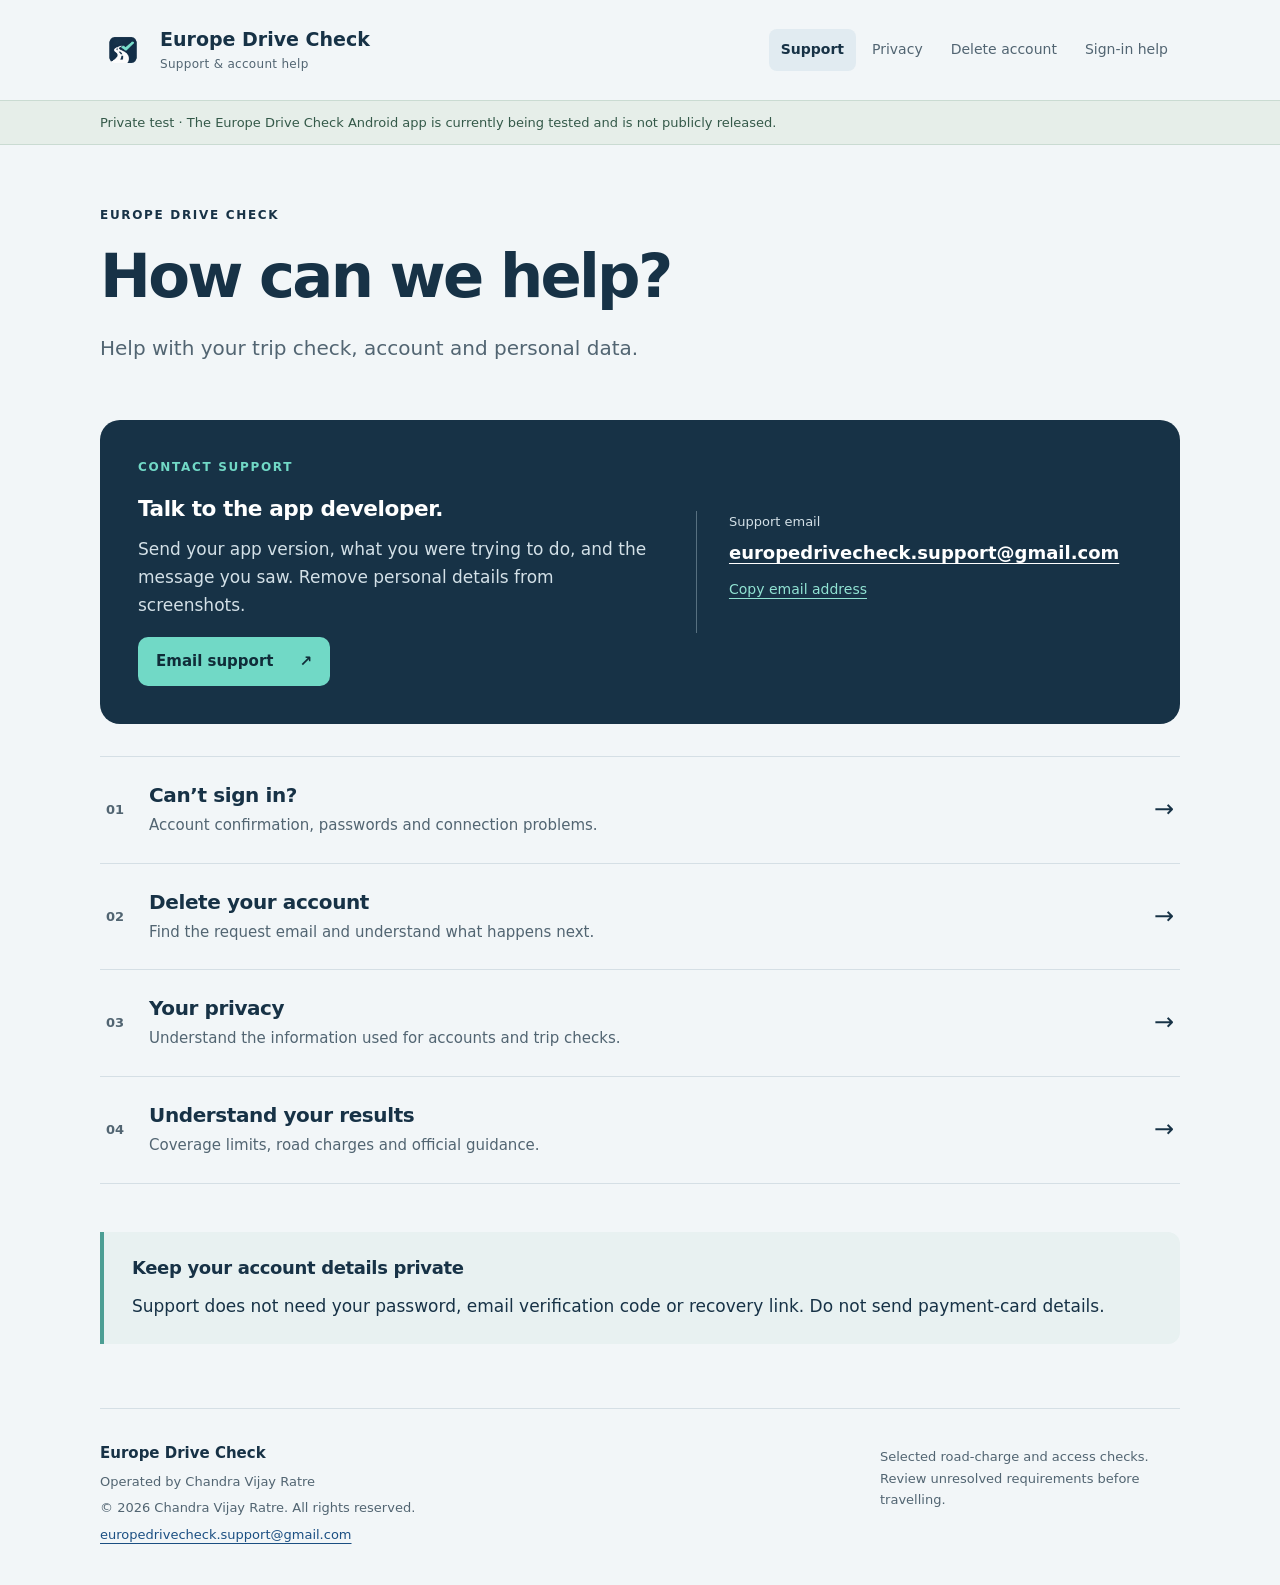
<file: index.html>
<!doctype html>
<html lang="en"><head><meta charset="utf-8"><meta name="viewport" content="width=device-width, initial-scale=1"><meta name="referrer" content="no-referrer"><meta name="robots" content="noindex,nofollow"><meta name="description" content="Help with your trip check, account and personal data."><title>How can we help? · Europe Drive Check</title><link rel="icon" href="assets/logo.png"><link rel="stylesheet" href="assets/style.css"><script src="assets/site.js" defer></script></head>
<body><a class="skip" href="#main">Skip to content</a><header class="shell"><a class="brand" href="index.html"><img src="assets/logo.png" width="46" height="46" alt=""><span>Europe Drive Check<small>Support &amp; account help</small></span></a><nav aria-label="Main navigation"><a href="index.html" aria-current="page">Support</a><a href="privacy.html">Privacy</a><a href="delete-account.html">Delete account</a><a href="account-help.html">Sign-in help</a></nav></header>
<div class="preview"><div class="shell">Private test · The Europe Drive Check Android app is currently being tested and is not publicly released.</div></div>
<main class="shell" id="main"><section class="intro"><p class="eyebrow">EUROPE DRIVE CHECK</p><h1>How can we help?</h1><p class="lead">Help with your trip check, account and personal data.</p></section>
<section class="contact"><div><p class="eyebrow">CONTACT SUPPORT</p><h2>Talk to the app developer.</h2><p>Send your app version, what you were trying to do, and the message you saw. Remove personal details from screenshots.</p><a class="button primary" href="mailto:europedrivecheck.support@gmail.com?subject=Europe%20Drive%20Check%20support">Email support <span aria-hidden="true">↗</span></a></div><div class="contact-detail"><span>Support email</span><a href="mailto:europedrivecheck.support@gmail.com">europedrivecheck.support@gmail.com</a><button type="button" class="text-button" data-copy="europedrivecheck.support@gmail.com">Copy email address</button><p class="copy-status" aria-live="polite"></p></div></section>
<section class="help-list" aria-label="Help topics"><a href="account-help.html"><span class="number">01</span><div><h2>Can’t sign in?</h2><p>Account confirmation, passwords and connection problems.</p></div><span aria-hidden="true">→</span></a><a href="delete-account.html"><span class="number">02</span><div><h2>Delete your account</h2><p>Find the request email and understand what happens next.</p></div><span aria-hidden="true">→</span></a><a href="privacy.html"><span class="number">03</span><div><h2>Your privacy</h2><p>Understand the information used for accounts and trip checks.</p></div><span aria-hidden="true">→</span></a><a href="coverage.html"><span class="number">04</span><div><h2>Understand your results</h2><p>Coverage limits, road charges and official guidance.</p></div><span aria-hidden="true">→</span></a></section>
<aside class="note"><h2>Keep your account details private</h2><p>Support does not need your password, email verification code or recovery link. Do not send payment-card details.</p></aside></main>
<footer class="shell"><div><strong>Europe Drive Check</strong><p>Operated by Chandra Vijay Ratre</p><p>© 2026 Chandra Vijay Ratre. All rights reserved.</p><a href="mailto:europedrivecheck.support@gmail.com">europedrivecheck.support@gmail.com</a></div><p>Selected road-charge and access checks.<br>Review unresolved requirements before travelling.</p></footer></body></html>
</file>
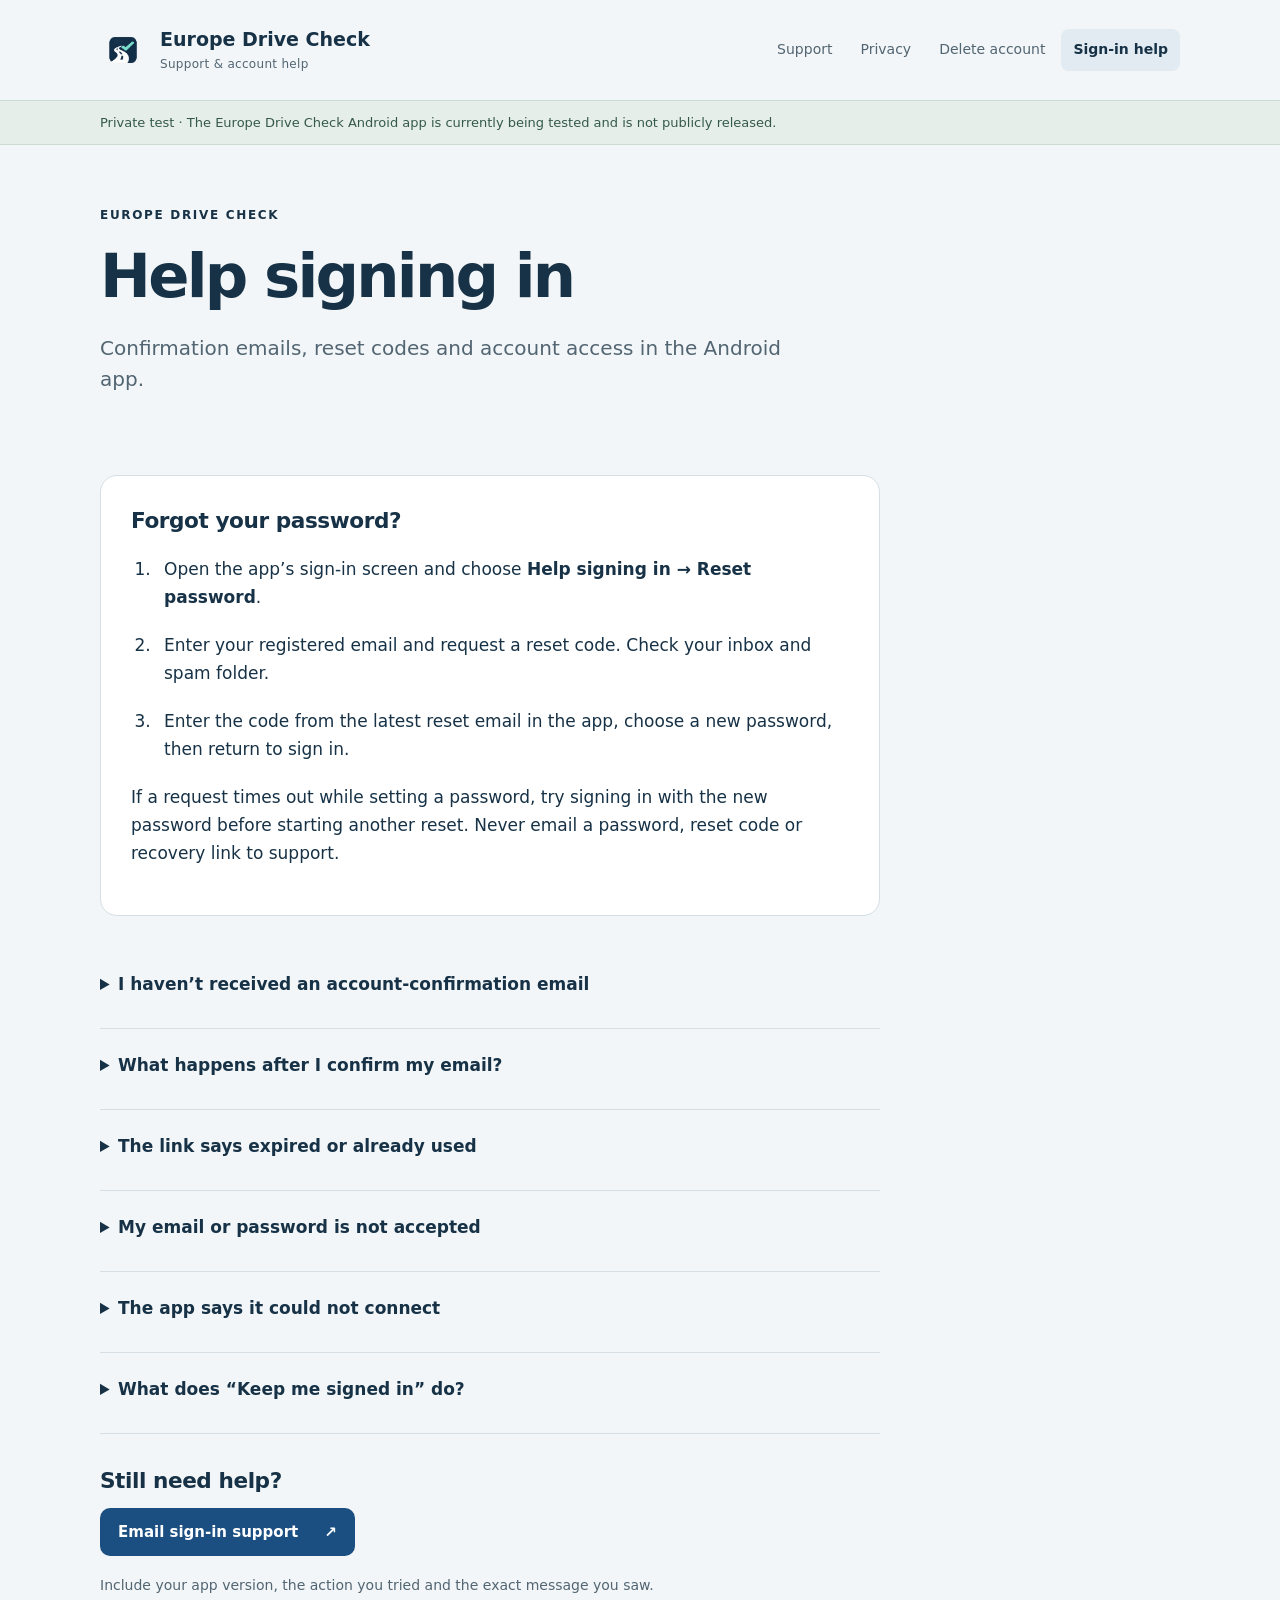
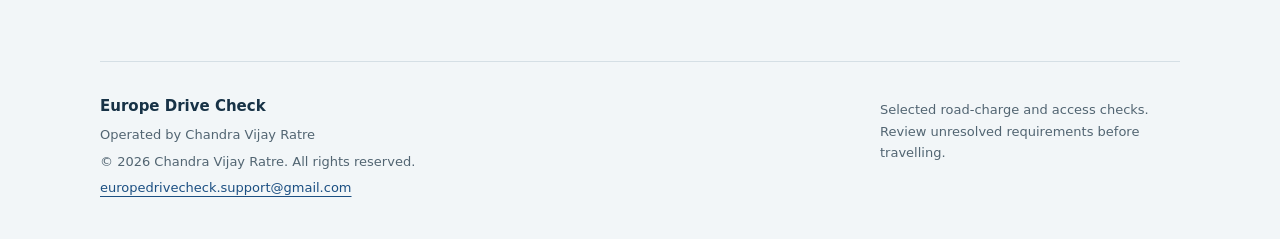
<file: account-help.html>
<!doctype html>
<html lang="en"><head><meta charset="utf-8"><meta name="viewport" content="width=device-width, initial-scale=1"><meta name="referrer" content="no-referrer"><meta name="robots" content="noindex,nofollow"><meta name="description" content="Confirmation emails, reset codes and account access in the Android app."><title>Help signing in · Europe Drive Check</title><link rel="icon" href="assets/logo.png"><link rel="stylesheet" href="assets/style.css"><script src="assets/site.js" defer></script></head>
<body><a class="skip" href="#main">Skip to content</a><header class="shell"><a class="brand" href="index.html"><img src="assets/logo.png" width="46" height="46" alt=""><span>Europe Drive Check<small>Support &amp; account help</small></span></a><nav aria-label="Main navigation"><a href="index.html">Support</a><a href="privacy.html">Privacy</a><a href="delete-account.html">Delete account</a><a href="account-help.html" aria-current="page">Sign-in help</a></nav></header>
<div class="preview"><div class="shell">Private test · The Europe Drive Check Android app is currently being tested and is not publicly released.</div></div>
<main class="shell" id="main"><section class="intro"><p class="eyebrow">EUROPE DRIVE CHECK</p><h1>Help signing in</h1><p class="lead">Confirmation emails, reset codes and account access in the Android app.</p></section>
<div class="reading"><section class="panel"><h2>Forgot your password?</h2><ol class="steps"><li>Open the app’s sign-in screen and choose <strong>Help signing in → Reset password</strong>.</li><li>Enter your registered email and request a reset code. Check your inbox and spam folder.</li><li>Enter the code from the latest reset email in the app, choose a new password, then return to sign in.</li></ol><p>If a request times out while setting a password, try signing in with the new password before starting another reset. Never email a password, reset code or recovery link to support.</p></section>
<section class="faq"><details><summary>I haven’t received an account-confirmation email</summary><p>Check the spelling of your email and your spam folder. Enter the account email on the app’s sign-in screen, then use <strong>Help signing in → Resend confirmation email</strong>. Use the latest message. If messages still do not arrive, contact support with the attempt time and app version.</p></details><details><summary>What happens after I confirm my email?</summary><p>The confirmation link opens the Europe Drive Check account-confirmation page. Then open the Android app and sign in using the account email and password. A direct visit to the confirmation page does not itself confirm an account.</p></details><details><summary>The link says expired or already used</summary><p>First try signing in: the email may already be confirmed. If the app still asks for confirmation, request a new confirmation message. Use the most recent email. Older emails can contain an older redirect address.</p></details><details><summary>My email or password is not accepted</summary><p>Check that you are using the registered email. Use “Show password” only when nobody else can see your screen. If you do not remember the password, use the reset-code process above. A deleted account cannot sign in.</p></details><details><summary>The app says it could not connect</summary><p>Check your connection and try again. If the problem continues, email the exact message and app version to support. Remove personal details from screenshots.</p></details><details><summary>What does “Keep me signed in” do?</summary><p>This option stores protected sign-in information on this device without saving your password. Use it on your own device and sign out before lending the phone to somebody else.</p></details></section>
<section><h2>Still need help?</h2><a class="button primary" href="mailto:europedrivecheck.support@gmail.com?subject=Europe%20Drive%20Check%20sign-in%20help">Email sign-in support <span aria-hidden="true">↗</span></a><p class="small">Include your app version, the action you tried and the exact message you saw.</p></section></div></main>
<footer class="shell"><div><strong>Europe Drive Check</strong><p>Operated by Chandra Vijay Ratre</p><p>© 2026 Chandra Vijay Ratre. All rights reserved.</p><a href="mailto:europedrivecheck.support@gmail.com">europedrivecheck.support@gmail.com</a></div><p>Selected road-charge and access checks.<br>Review unresolved requirements before travelling.</p></footer></body></html>
</file>
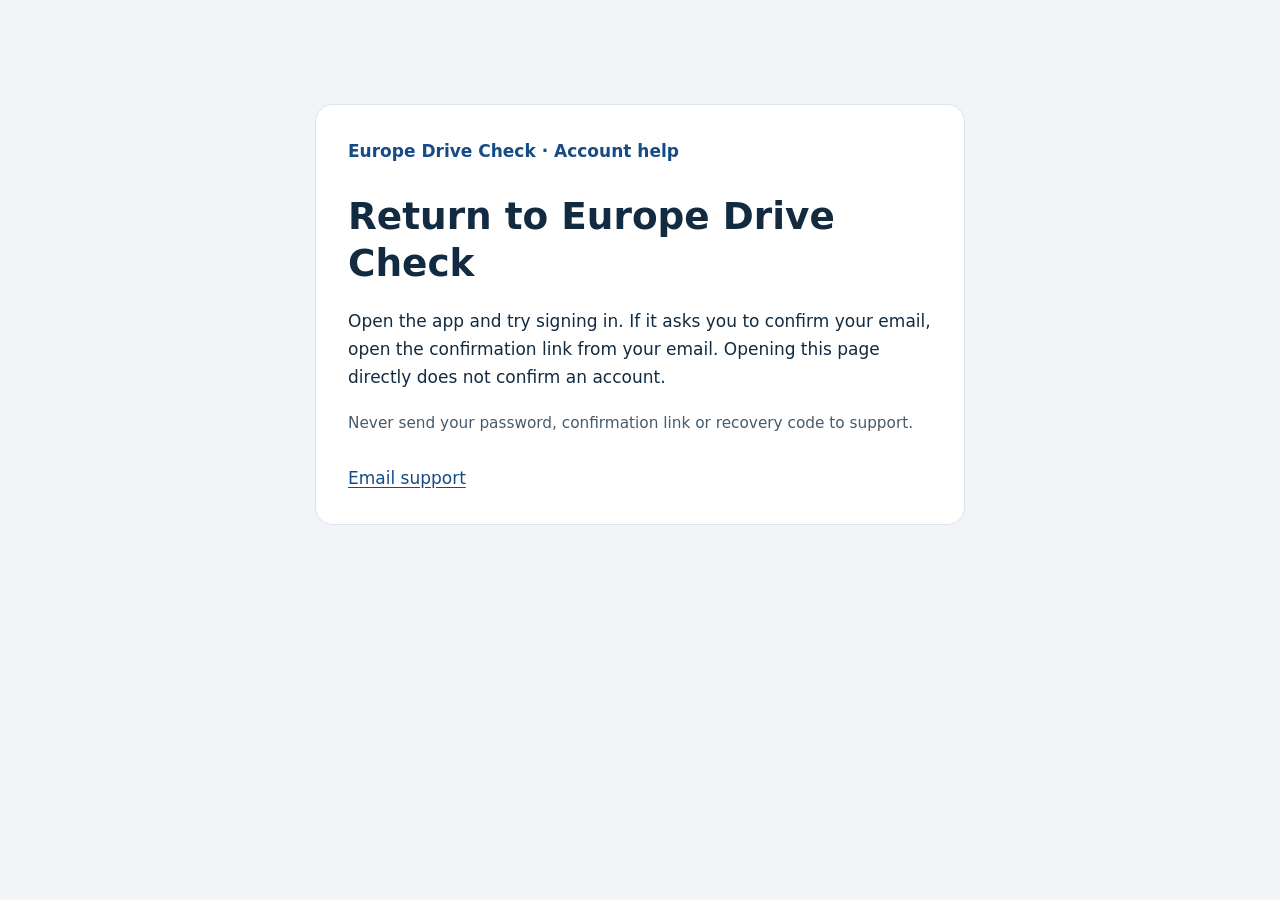
<file: auth-confirmed.html>
<!doctype html>
<html lang="en">
<head>
<meta charset="utf-8">
<meta name="viewport" content="width=device-width, initial-scale=1">
<meta name="referrer" content="no-referrer">
<meta name="robots" content="noindex,nofollow">
<meta http-equiv="Content-Security-Policy" content="default-src 'none'; script-src 'unsafe-inline'; style-src 'unsafe-inline'; base-uri 'none'; form-action 'none'">
<title>Account confirmation · Europe Drive Check</title>
<script>
(() => {
  const fragment = new URLSearchParams(location.hash.slice(1));
  const query = new URLSearchParams(location.search);
  const failed = fragment.has('error') || fragment.has('error_code') || query.has('error') || query.has('error_code');
  const confirmed = !failed && fragment.has('access_token') && ['signup', 'email'].includes(fragment.get('type'));
  // Discard tokens before showing the page. This page has no external assets,
  // analytics, network calls, session storage or automatic app sign-in.
  history.replaceState(null, '', location.pathname);
  addEventListener('DOMContentLoaded', () => {
    document.getElementById('title').textContent = failed ? 'Check your confirmation link' : confirmed ? 'Email confirmed' : 'Return to Europe Drive Check';
    document.getElementById('message').textContent = failed
      ? 'This link could not complete confirmation. It may have expired or already been used. Try signing in to the app. If it still asks for confirmation, use Help signing in → Resend confirmation email.'
      : confirmed
        ? 'Open the Europe Drive Check app and sign in with the email address and password you used to create your account.'
        : 'Open the app and try signing in. If it asks you to confirm your email, open the confirmation link from your email. Opening this page directly does not confirm an account.';
  });
})();
</script>
<style>
:root{font-family:system-ui,-apple-system,sans-serif;color:#132b40;background:#f2f5f8;font-size:17px;line-height:1.65}
body{margin:0;padding:32px 18px}main{box-sizing:border-box;max-width:650px;margin:8vh auto;padding:32px;background:white;border:1px solid #dbe3eb;border-radius:18px}
.brand{color:#164b85;font-weight:700;margin:0 0 28px}h1{font-size:clamp(1.65rem,5vw,2.2rem);line-height:1.25;margin:0 0 20px}p{margin:0 0 20px}a{color:#164b85;text-underline-offset:3px}nav{display:flex;gap:24px;flex-wrap:wrap;margin-top:28px}a:focus-visible{outline:3px solid #164b85;outline-offset:5px}.note{color:#465a6b;font-size:.9rem}
</style>
</head>
<body>
<main>
<p class="brand">Europe Drive Check · Account help</p>
<h1 id="title">Return to Europe Drive Check</h1>
<p id="message">Open the app and try signing in. If it asks you to confirm your email, open the confirmation link from your email. Opening this page directly does not confirm an account.</p>
<p class="note">Never send your password, confirmation link or recovery code to support.</p>
<nav aria-label="Help"><a href="mailto:europedrivecheck.support@gmail.com">Email support</a></nav>
</main>
</body>
</html>
</file>
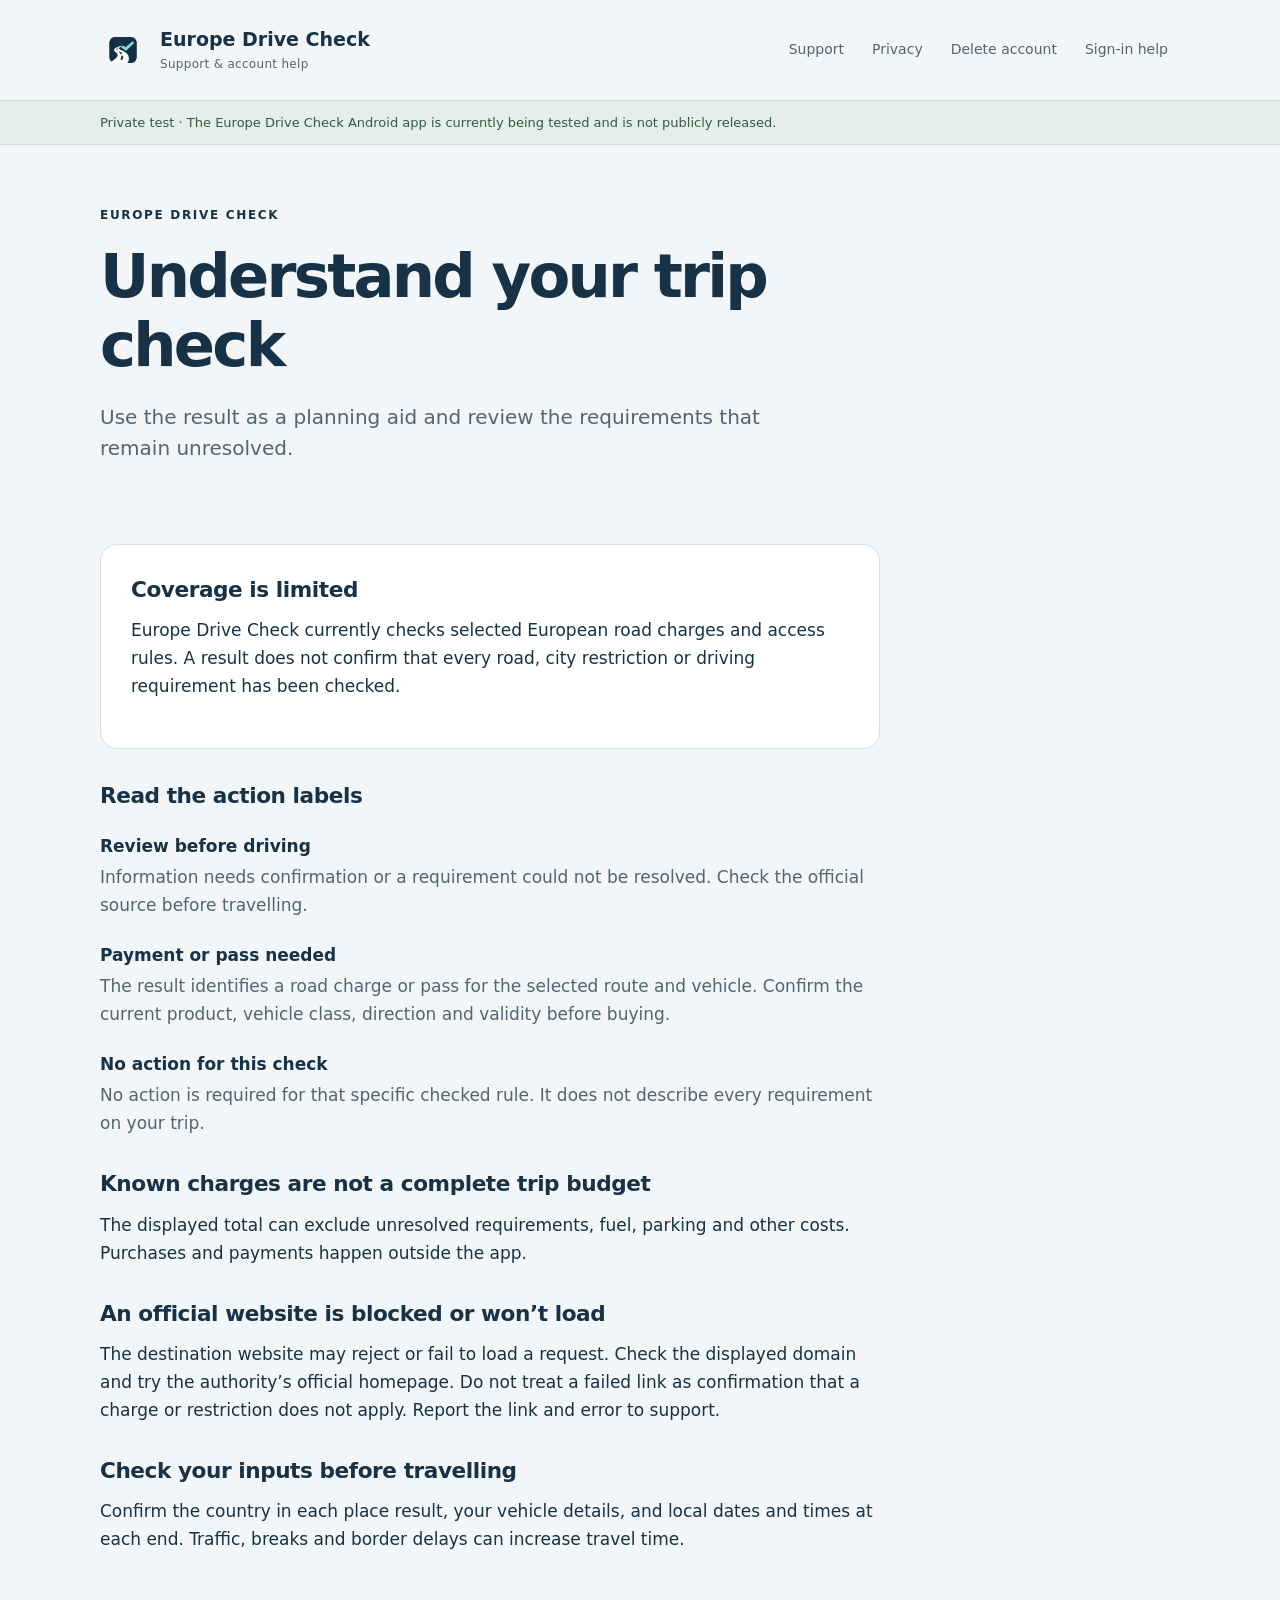
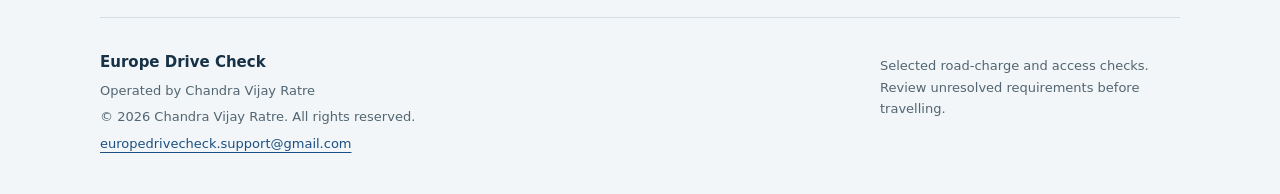
<file: coverage.html>
<!doctype html>
<html lang="en"><head><meta charset="utf-8"><meta name="viewport" content="width=device-width, initial-scale=1"><meta name="referrer" content="no-referrer"><meta name="robots" content="noindex,nofollow"><meta name="description" content="Use the result as a planning aid and review the requirements that remain unresolved."><title>Understand your trip check · Europe Drive Check</title><link rel="icon" href="assets/logo.png"><link rel="stylesheet" href="assets/style.css"><script src="assets/site.js" defer></script></head>
<body><a class="skip" href="#main">Skip to content</a><header class="shell"><a class="brand" href="index.html"><img src="assets/logo.png" width="46" height="46" alt=""><span>Europe Drive Check<small>Support &amp; account help</small></span></a><nav aria-label="Main navigation"><a href="index.html">Support</a><a href="privacy.html">Privacy</a><a href="delete-account.html">Delete account</a><a href="account-help.html">Sign-in help</a></nav></header>
<div class="preview"><div class="shell">Private test · The Europe Drive Check Android app is currently being tested and is not publicly released.</div></div>
<main class="shell" id="main"><section class="intro"><p class="eyebrow">EUROPE DRIVE CHECK</p><h1>Understand your trip check</h1><p class="lead">Use the result as a planning aid and review the requirements that remain unresolved.</p></section>
<div class="reading"><section class="panel"><h2>Coverage is limited</h2><p>Europe Drive Check currently checks selected European road charges and access rules. A result does not confirm that every road, city restriction or driving requirement has been checked.</p></section>
<section><h2>Read the action labels</h2><dl class="data-list"><dt>Review before driving</dt><dd>Information needs confirmation or a requirement could not be resolved. Check the official source before travelling.</dd><dt>Payment or pass needed</dt><dd>The result identifies a road charge or pass for the selected route and vehicle. Confirm the current product, vehicle class, direction and validity before buying.</dd><dt>No action for this check</dt><dd>No action is required for that specific checked rule. It does not describe every requirement on your trip.</dd></dl></section>
<section><h2>Known charges are not a complete trip budget</h2><p>The displayed total can exclude unresolved requirements, fuel, parking and other costs. Purchases and payments happen outside the app.</p></section>
<section><h2>An official website is blocked or won’t load</h2><p>The destination website may reject or fail to load a request. Check the displayed domain and try the authority’s official homepage. Do not treat a failed link as confirmation that a charge or restriction does not apply. Report the link and error to support.</p></section>
<section><h2>Check your inputs before travelling</h2><p>Confirm the country in each place result, your vehicle details, and local dates and times at each end. Traffic, breaks and border delays can increase travel time.</p></section></div></main>
<footer class="shell"><div><strong>Europe Drive Check</strong><p>Operated by Chandra Vijay Ratre</p><p>© 2026 Chandra Vijay Ratre. All rights reserved.</p><a href="mailto:europedrivecheck.support@gmail.com">europedrivecheck.support@gmail.com</a></div><p>Selected road-charge and access checks.<br>Review unresolved requirements before travelling.</p></footer></body></html>
</file>
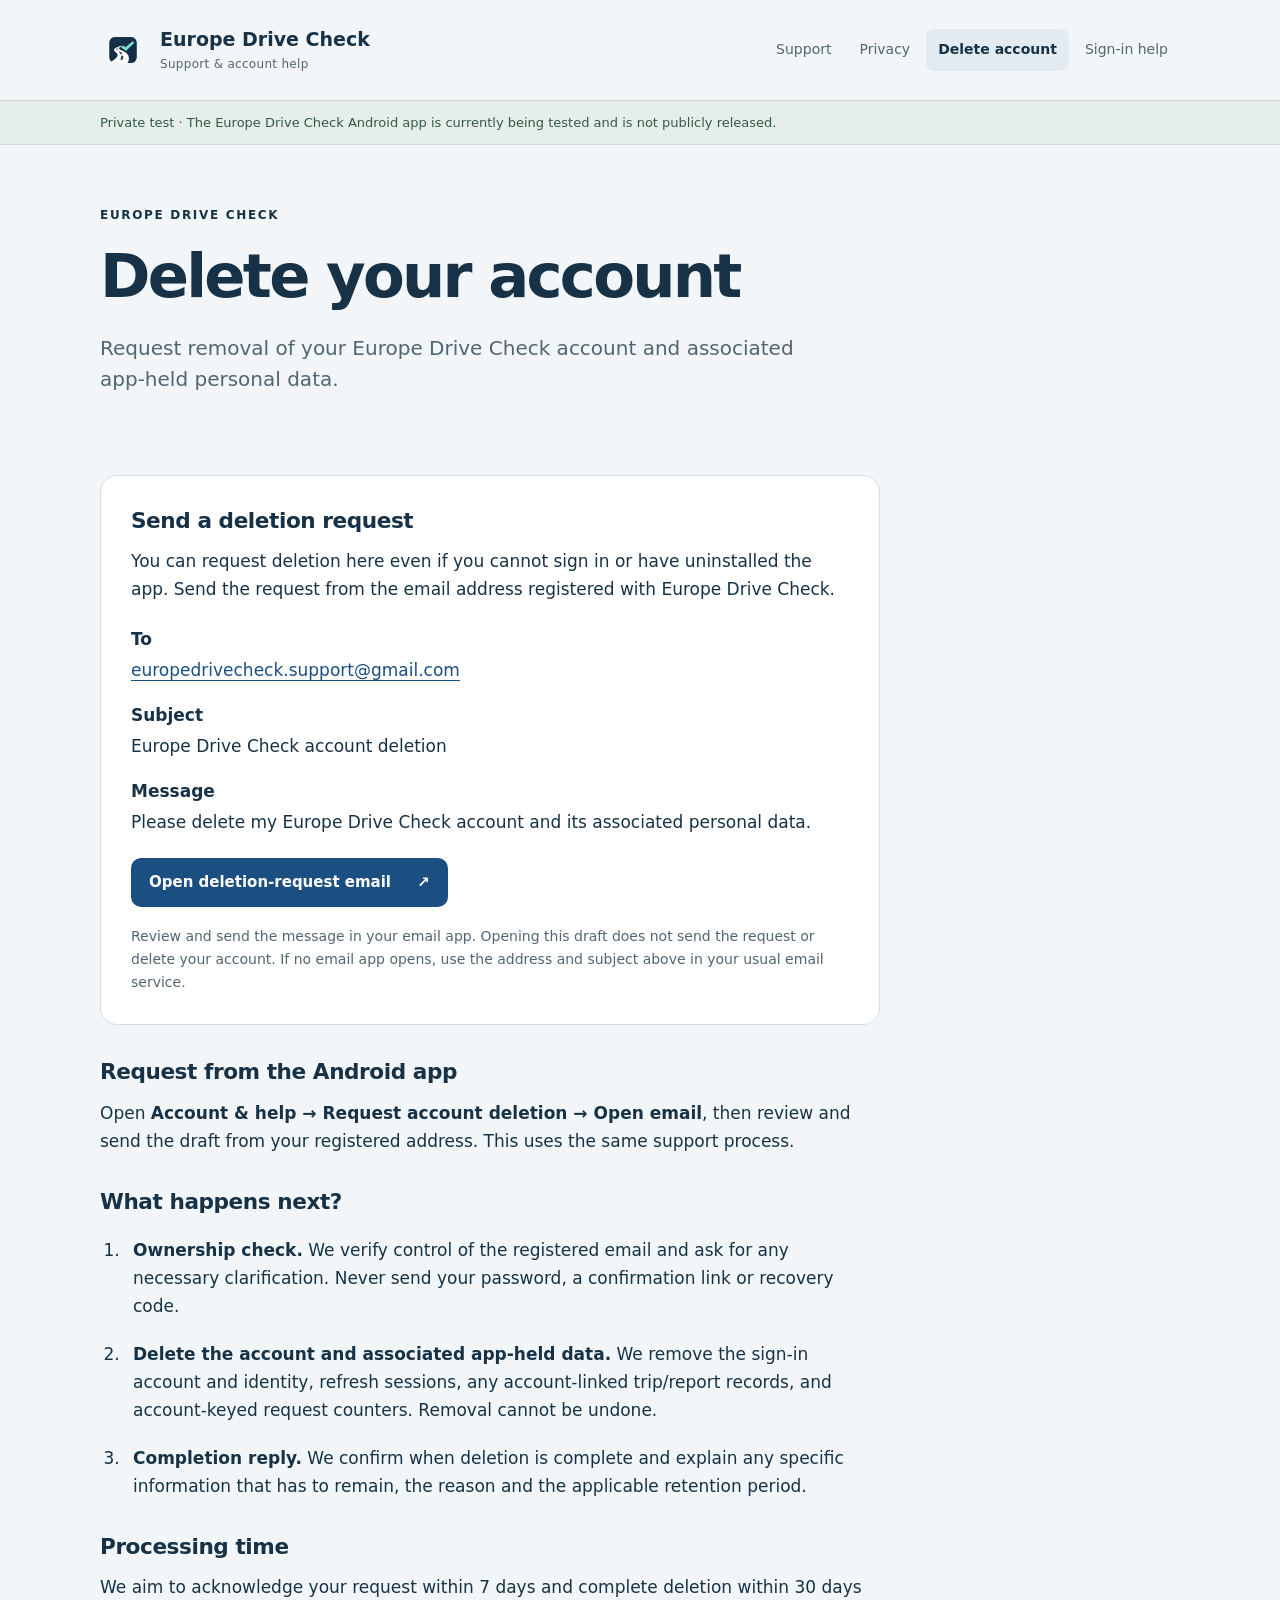
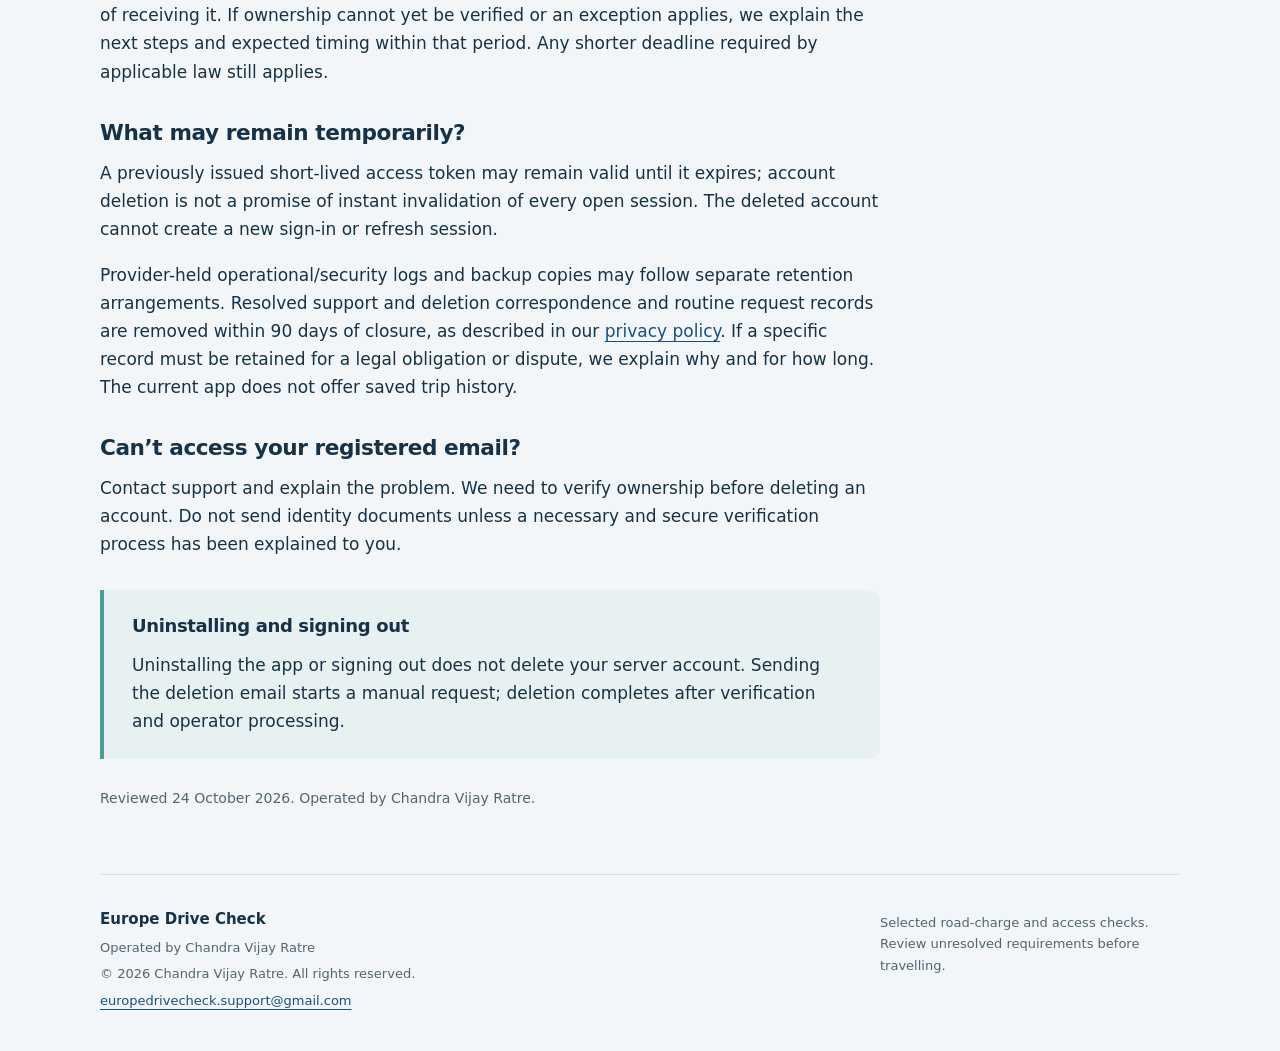
<file: delete-account.html>
<!doctype html>
<html lang="en"><head><meta charset="utf-8"><meta name="viewport" content="width=device-width, initial-scale=1"><meta name="referrer" content="no-referrer"><meta name="robots" content="noindex,nofollow"><meta name="description" content="Request removal of your Europe Drive Check account and associated app-held personal data."><title>Delete your account · Europe Drive Check</title><link rel="icon" href="assets/logo.png"><link rel="stylesheet" href="assets/style.css"><script src="assets/site.js" defer></script></head>
<body><a class="skip" href="#main">Skip to content</a><header class="shell"><a class="brand" href="index.html"><img src="assets/logo.png" width="46" height="46" alt=""><span>Europe Drive Check<small>Support &amp; account help</small></span></a><nav aria-label="Main navigation"><a href="index.html">Support</a><a href="privacy.html">Privacy</a><a href="delete-account.html" aria-current="page">Delete account</a><a href="account-help.html">Sign-in help</a></nav></header>
<div class="preview"><div class="shell">Private test · The Europe Drive Check Android app is currently being tested and is not publicly released.</div></div>
<main class="shell" id="main"><section class="intro"><p class="eyebrow">EUROPE DRIVE CHECK</p><h1>Delete your account</h1><p class="lead">Request removal of your Europe Drive Check account and associated app-held personal data.</p></section>
<div class="reading">
<section class="panel"><h2>Send a deletion request</h2><p>You can request deletion here even if you cannot sign in or have uninstalled the app. Send the request from the email address registered with Europe Drive Check.</p><dl><dt>To</dt><dd><a href="mailto:europedrivecheck.support@gmail.com">europedrivecheck.support@gmail.com</a></dd><dt>Subject</dt><dd>Europe Drive Check account deletion</dd><dt>Message</dt><dd>Please delete my Europe Drive Check account and its associated personal data.</dd></dl><a class="button primary" href="mailto:europedrivecheck.support@gmail.com?subject=Europe%20Drive%20Check%20account%20deletion&amp;body=Please%20delete%20my%20Europe%20Drive%20Check%20account%20and%20its%20associated%20personal%20data.">Open deletion-request email <span aria-hidden="true">↗</span></a><p class="small">Review and send the message in your email app. Opening this draft does not send the request or delete your account. If no email app opens, use the address and subject above in your usual email service.</p></section>
<section><h2>Request from the Android app</h2><p>Open <strong>Account &amp; help → Request account deletion → Open email</strong>, then review and send the draft from your registered address. This uses the same support process.</p></section>
<section><h2>What happens next?</h2><ol class="steps"><li><strong>Ownership check.</strong> We verify control of the registered email and ask for any necessary clarification. Never send your password, a confirmation link or recovery code.</li><li><strong>Delete the account and associated app-held data.</strong> We remove the sign-in account and identity, refresh sessions, any account-linked trip/report records, and account-keyed request counters. Removal cannot be undone.</li><li><strong>Completion reply.</strong> We confirm when deletion is complete and explain any specific information that has to remain, the reason and the applicable retention period.</li></ol></section>
<section><h2>Processing time</h2><p>We aim to acknowledge your request within 7 days and complete deletion within 30 days of receiving it. If ownership cannot yet be verified or an exception applies, we explain the next steps and expected timing within that period. Any shorter deadline required by applicable law still applies.</p></section>
<section><h2>What may remain temporarily?</h2><p>A previously issued short-lived access token may remain valid until it expires; account deletion is not a promise of instant invalidation of every open session. The deleted account cannot create a new sign-in or refresh session.</p><p>Provider-held operational/security logs and backup copies may follow separate retention arrangements. Resolved support and deletion correspondence and routine request records are removed within 90 days of closure, as described in our <a href="privacy.html#retention">privacy policy</a>. If a specific record must be retained for a legal obligation or dispute, we explain why and for how long. The current app does not offer saved trip history.</p></section>
<section><h2>Can’t access your registered email?</h2><p>Contact support and explain the problem. We need to verify ownership before deleting an account. Do not send identity documents unless a necessary and secure verification process has been explained to you.</p></section>
<aside class="note"><h2>Uninstalling and signing out</h2><p>Uninstalling the app or signing out does not delete your server account. Sending the deletion email starts a manual request; deletion completes after verification and operator processing.</p></aside>
<p class="small">Reviewed 24 October 2026. Operated by Chandra Vijay Ratre.</p>
</div></main>
<footer class="shell"><div><strong>Europe Drive Check</strong><p>Operated by Chandra Vijay Ratre</p><p>© 2026 Chandra Vijay Ratre. All rights reserved.</p><a href="mailto:europedrivecheck.support@gmail.com">europedrivecheck.support@gmail.com</a></div><p>Selected road-charge and access checks.<br>Review unresolved requirements before travelling.</p></footer></body></html>
</file>
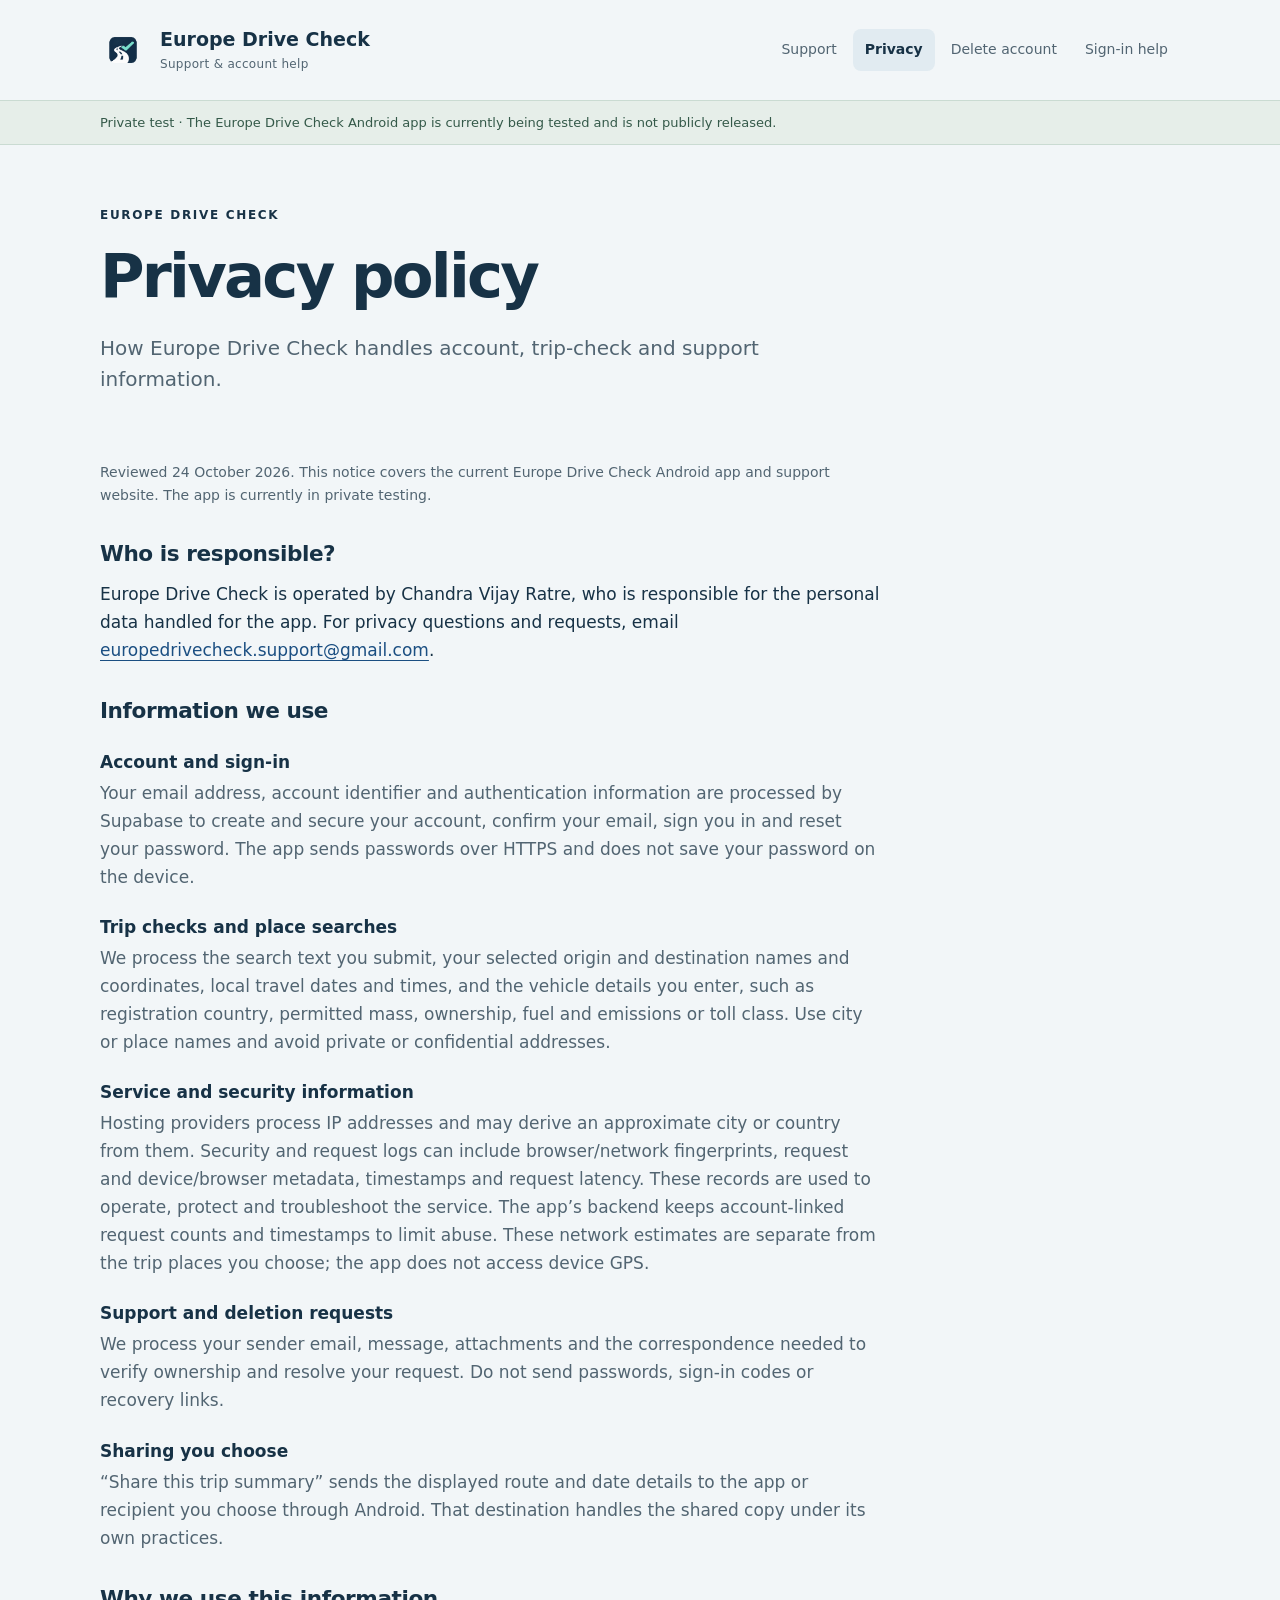
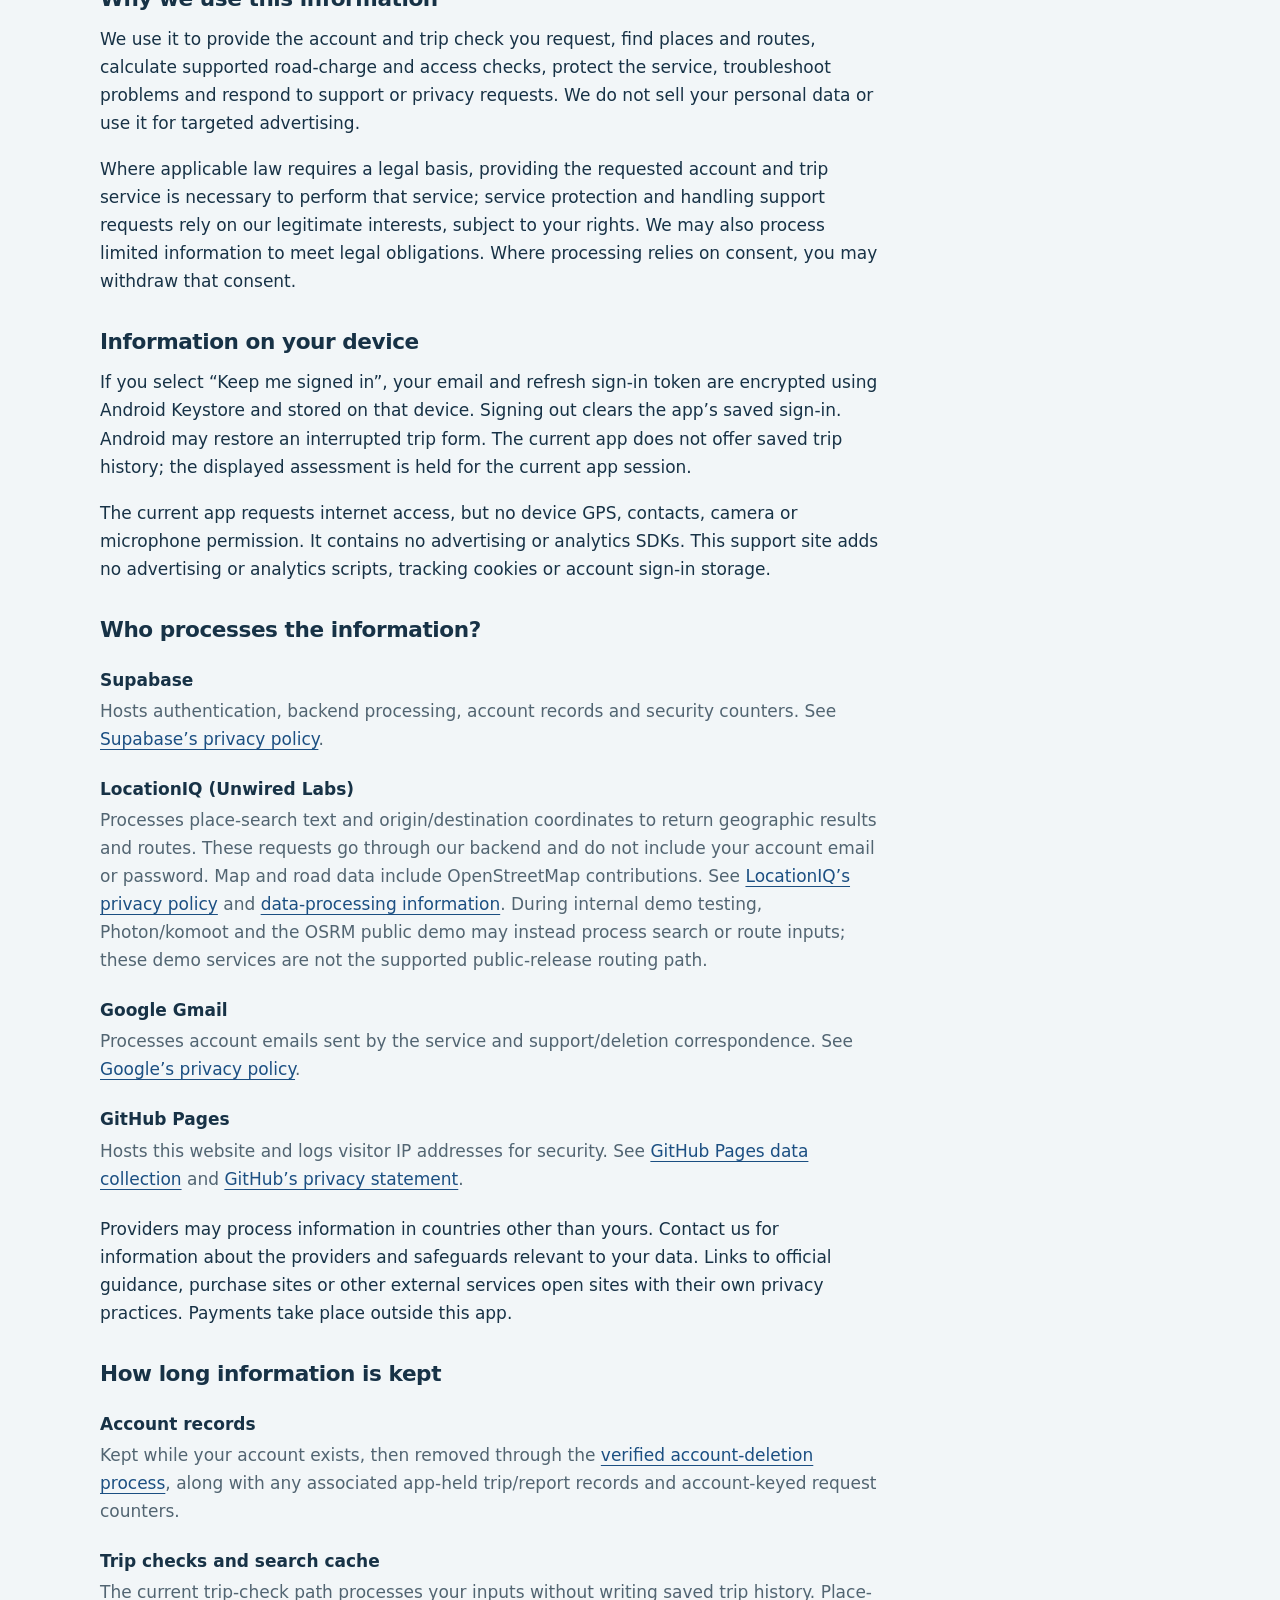
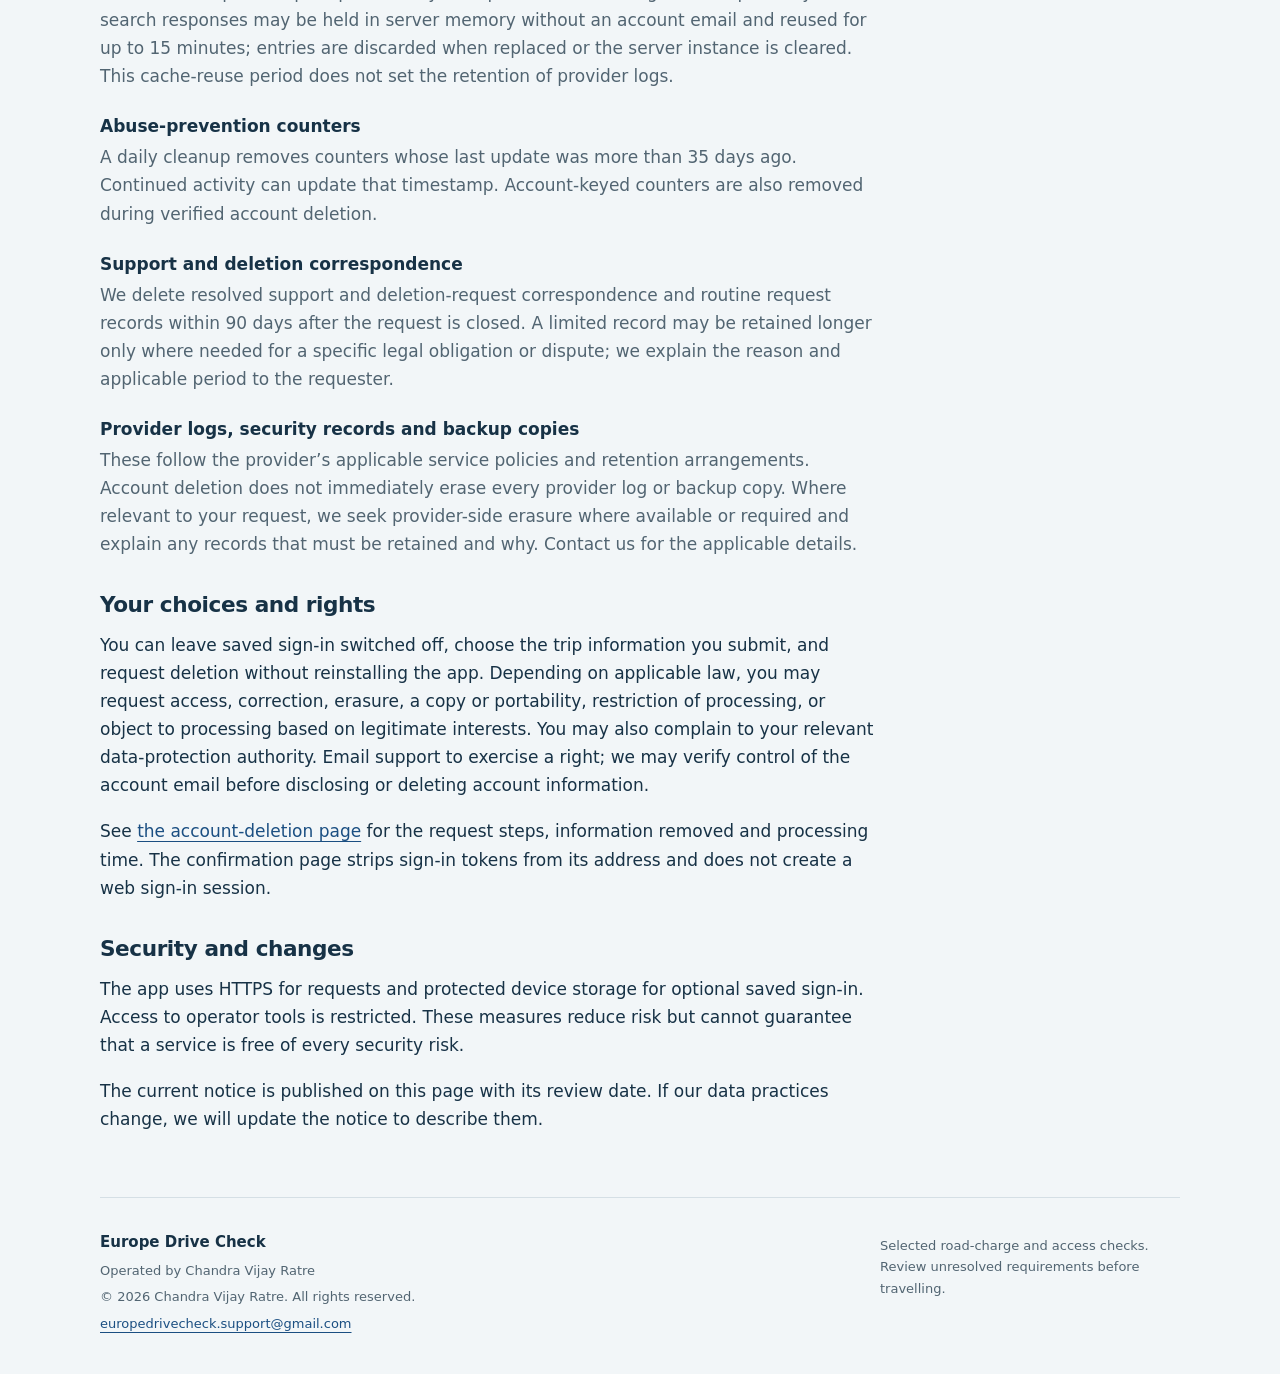
<file: privacy.html>
<!doctype html>
<html lang="en"><head><meta charset="utf-8"><meta name="viewport" content="width=device-width, initial-scale=1"><meta name="referrer" content="no-referrer"><meta name="robots" content="noindex,nofollow"><meta name="description" content="How Europe Drive Check handles account, trip-check and support information."><title>Privacy policy · Europe Drive Check</title><link rel="icon" href="assets/logo.png"><link rel="stylesheet" href="assets/style.css"><script src="assets/site.js" defer></script></head>
<body><a class="skip" href="#main">Skip to content</a><header class="shell"><a class="brand" href="index.html"><img src="assets/logo.png" width="46" height="46" alt=""><span>Europe Drive Check<small>Support &amp; account help</small></span></a><nav aria-label="Main navigation"><a href="index.html">Support</a><a href="privacy.html" aria-current="page">Privacy</a><a href="delete-account.html">Delete account</a><a href="account-help.html">Sign-in help</a></nav></header>
<div class="preview"><div class="shell">Private test · The Europe Drive Check Android app is currently being tested and is not publicly released.</div></div>
<main class="shell" id="main"><section class="intro"><p class="eyebrow">EUROPE DRIVE CHECK</p><h1>Privacy policy</h1><p class="lead">How Europe Drive Check handles account, trip-check and support information.</p></section>
<div class="reading">
<p class="small">Reviewed 24 October 2026. This notice covers the current Europe Drive Check Android app and support website. The app is currently in private testing.</p>
<section><h2>Who is responsible?</h2><p>Europe Drive Check is operated by Chandra Vijay Ratre, who is responsible for the personal data handled for the app. For privacy questions and requests, email <a href="mailto:europedrivecheck.support@gmail.com?subject=Europe%20Drive%20Check%20privacy%20request">europedrivecheck.support@gmail.com</a>.</p></section>
<section><h2>Information we use</h2><dl class="data-list">
<dt>Account and sign-in</dt><dd>Your email address, account identifier and authentication information are processed by Supabase to create and secure your account, confirm your email, sign you in and reset your password. The app sends passwords over HTTPS and does not save your password on the device.</dd>
<dt>Trip checks and place searches</dt><dd>We process the search text you submit, your selected origin and destination names and coordinates, local travel dates and times, and the vehicle details you enter, such as registration country, permitted mass, ownership, fuel and emissions or toll class. Use city or place names and avoid private or confidential addresses.</dd>
<dt>Service and security information</dt><dd>Hosting providers process IP addresses and may derive an approximate city or country from them. Security and request logs can include browser/network fingerprints, request and device/browser metadata, timestamps and request latency. These records are used to operate, protect and troubleshoot the service. The app’s backend keeps account-linked request counts and timestamps to limit abuse. These network estimates are separate from the trip places you choose; the app does not access device GPS.</dd>
<dt>Support and deletion requests</dt><dd>We process your sender email, message, attachments and the correspondence needed to verify ownership and resolve your request. Do not send passwords, sign-in codes or recovery links.</dd>
<dt>Sharing you choose</dt><dd>“Share this trip summary” sends the displayed route and date details to the app or recipient you choose through Android. That destination handles the shared copy under its own practices.</dd>
</dl></section>
<section><h2>Why we use this information</h2><p>We use it to provide the account and trip check you request, find places and routes, calculate supported road-charge and access checks, protect the service, troubleshoot problems and respond to support or privacy requests. We do not sell your personal data or use it for targeted advertising.</p><p>Where applicable law requires a legal basis, providing the requested account and trip service is necessary to perform that service; service protection and handling support requests rely on our legitimate interests, subject to your rights. We may also process limited information to meet legal obligations. Where processing relies on consent, you may withdraw that consent.</p></section>
<section><h2>Information on your device</h2><p>If you select “Keep me signed in”, your email and refresh sign-in token are encrypted using Android Keystore and stored on that device. Signing out clears the app’s saved sign-in. Android may restore an interrupted trip form. The current app does not offer saved trip history; the displayed assessment is held for the current app session.</p><p>The current app requests internet access, but no device GPS, contacts, camera or microphone permission. It contains no advertising or analytics SDKs. This support site adds no advertising or analytics scripts, tracking cookies or account sign-in storage.</p></section>
<section><h2>Who processes the information?</h2><dl class="data-list">
<dt>Supabase</dt><dd>Hosts authentication, backend processing, account records and security counters. See <a href="https://supabase.com/privacy" rel="noreferrer">Supabase’s privacy policy</a>.</dd>
<dt>LocationIQ (Unwired Labs)</dt><dd>Processes place-search text and origin/destination coordinates to return geographic results and routes. These requests go through our backend and do not include your account email or password. Map and road data include OpenStreetMap contributions. See <a href="https://locationiq.com/privacy" rel="noreferrer">LocationIQ’s privacy policy</a> and <a href="https://locationiq.com/dpa" rel="noreferrer">data-processing information</a>. During internal demo testing, Photon/komoot and the OSRM public demo may instead process search or route inputs; these demo services are not the supported public-release routing path.</dd>
<dt>Google Gmail</dt><dd>Processes account emails sent by the service and support/deletion correspondence. See <a href="https://policies.google.com/privacy" rel="noreferrer">Google’s privacy policy</a>.</dd>
<dt>GitHub Pages</dt><dd>Hosts this website and logs visitor IP addresses for security. See <a href="https://docs.github.com/en/pages/getting-started-with-github-pages/what-is-github-pages#data-collection" rel="noreferrer">GitHub Pages data collection</a> and <a href="https://docs.github.com/en/site-policy/privacy-policies/github-general-privacy-statement" rel="noreferrer">GitHub’s privacy statement</a>.</dd>
</dl><p>Providers may process information in countries other than yours. Contact us for information about the providers and safeguards relevant to your data. Links to official guidance, purchase sites or other external services open sites with their own privacy practices. Payments take place outside this app.</p></section>
<section id="retention"><h2>How long information is kept</h2><dl class="data-list">
<dt>Account records</dt><dd>Kept while your account exists, then removed through the <a href="delete-account.html">verified account-deletion process</a>, along with any associated app-held trip/report records and account-keyed request counters.</dd>
<dt>Trip checks and search cache</dt><dd>The current trip-check path processes your inputs without writing saved trip history. Place-search responses may be held in server memory without an account email and reused for up to 15 minutes; entries are discarded when replaced or the server instance is cleared. This cache-reuse period does not set the retention of provider logs.</dd>
<dt>Abuse-prevention counters</dt><dd>A daily cleanup removes counters whose last update was more than 35 days ago. Continued activity can update that timestamp. Account-keyed counters are also removed during verified account deletion.</dd>
<dt>Support and deletion correspondence</dt><dd>We delete resolved support and deletion-request correspondence and routine request records within 90 days after the request is closed. A limited record may be retained longer only where needed for a specific legal obligation or dispute; we explain the reason and applicable period to the requester.</dd>
<dt>Provider logs, security records and backup copies</dt><dd>These follow the provider’s applicable service policies and retention arrangements. Account deletion does not immediately erase every provider log or backup copy. Where relevant to your request, we seek provider-side erasure where available or required and explain any records that must be retained and why. Contact us for the applicable details.</dd>
</dl></section>
<section id="your-rights"><h2>Your choices and rights</h2><p>You can leave saved sign-in switched off, choose the trip information you submit, and request deletion without reinstalling the app. Depending on applicable law, you may request access, correction, erasure, a copy or portability, restriction of processing, or object to processing based on legitimate interests. You may also complain to your relevant data-protection authority. Email support to exercise a right; we may verify control of the account email before disclosing or deleting account information.</p><p>See <a href="delete-account.html">the account-deletion page</a> for the request steps, information removed and processing time. The confirmation page strips sign-in tokens from its address and does not create a web sign-in session.</p></section>
<section><h2>Security and changes</h2><p>The app uses HTTPS for requests and protected device storage for optional saved sign-in. Access to operator tools is restricted. These measures reduce risk but cannot guarantee that a service is free of every security risk.</p><p>The current notice is published on this page with its review date. If our data practices change, we will update the notice to describe them.</p></section>
</div></main>
<footer class="shell"><div><strong>Europe Drive Check</strong><p>Operated by Chandra Vijay Ratre</p><p>© 2026 Chandra Vijay Ratre. All rights reserved.</p><a href="mailto:europedrivecheck.support@gmail.com">europedrivecheck.support@gmail.com</a></div><p>Selected road-charge and access checks.<br>Review unresolved requirements before travelling.</p></footer></body></html>
</file>
<file: assets/style.css>
:root{--ink:#173246;--muted:#526572;--blue:#1b4f82;--teal:#71d9c6;--paper:#f2f6f8;--line:#d5dfe5;--white:#fff;--focus:#995208;font-family:system-ui,-apple-system,BlinkMacSystemFont,"Segoe UI",sans-serif;color:var(--ink);background:var(--paper);font-synthesis:none}*{box-sizing:border-box}body{margin:0;font-size:17px;line-height:1.65}a{color:var(--blue);text-underline-offset:4px;overflow-wrap:anywhere}button{font:inherit;cursor:pointer}a:focus-visible,button:focus-visible,summary:focus-visible{outline:3px solid var(--focus);outline-offset:5px}h1,h2,h3,p{margin-top:0}h1{font-size:clamp(2.2rem,5.3vw,3.8rem);letter-spacing:-.045em;line-height:1.13;max-width:850px;margin-bottom:22px}h2{font-size:1.35rem;line-height:1.35;letter-spacing:-.02em;margin-bottom:12px}p{margin-bottom:18px}.shell{width:min(1080px,calc(100% - 48px));margin:auto}header{display:flex;align-items:center;justify-content:space-between;gap:24px;padding-top:27px;padding-bottom:27px}.brand{display:flex;gap:14px;align-items:center;text-decoration:none;color:var(--ink);font-weight:750;line-height:1.2;font-size:19px}.brand img{border-radius:11px;flex-shrink:0}.brand small{display:block;font-weight:400;font-size:12px;letter-spacing:.025em;margin-top:6px;color:var(--muted)}nav{display:flex;flex-wrap:wrap;gap:4px}nav a{padding:9px 12px;border-radius:8px;font-size:14px;text-decoration:none;color:var(--muted)}nav a[aria-current]{background:#e1ebf1;color:var(--ink);font-weight:650}.preview{background:#e6eee9;border-block:1px solid #cadbd2;font-size:13px;color:#345949;padding:11px 0}.intro{padding:61px 0 30px}.eyebrow{font-size:12px;letter-spacing:.14em;font-weight:750;margin-bottom:16px}.lead{font-size:20px;color:var(--muted);max-width:720px;line-height:1.55}.contact{display:grid;grid-template-columns:1.15fr 1fr;gap:45px;background:var(--ink);color:white;padding:38px;border-radius:20px;margin:8px 0 32px}.contact p{color:#d3e0e7}.contact .eyebrow{color:var(--teal)}.contact-detail{align-self:center;border-left:1px solid #577080;padding-left:32px;min-width:0}.contact-detail>span{font-size:13px;display:block;color:#d3e0e7;margin-bottom:6px}.contact-detail>a{display:block;font-size:18px;font-weight:600;color:white}.button{display:inline-flex;justify-content:center;align-items:center;gap:26px;min-height:48px;border-radius:10px;padding:12px 18px;font-weight:600;font-size:15px;text-decoration:none;text-align:center}.primary{background:var(--blue);color:white}.contact .primary{background:var(--teal);color:#102d39}.text-button{padding:10px 0;color:#91e3d3;border:none;background:none;text-decoration:underline;text-underline-offset:4px;font-size:14px;min-height:44px}.copy-status{font-size:13px;min-height:1.65em;margin:0}.help-list{margin:20px 0 48px}.help-list>a{display:flex;gap:25px;align-items:center;text-decoration:none;color:var(--ink);border-bottom:1px solid var(--line);padding:25px 6px;min-height:100px}.help-list>a:first-child{border-top:1px solid var(--line)}.help-list>a:hover h2{text-decoration:underline;text-underline-offset:5px}.help-list h2{font-size:20px;margin-bottom:4px}.help-list p{color:var(--muted);margin:0;font-size:15px}.help-list .number{font-size:13px;font-weight:600;color:var(--muted)}.help-list>a>span:last-child{margin-left:auto;font-size:24px}.note{padding:24px 28px;border-left:4px solid #4c9e94;background:#e8f1f1;border-radius:0 12px 12px 0;margin:28px 0}.note h2{font-size:18px}.note p:last-child{margin-bottom:0}.reading{max-width:780px}.reading>section{margin:32px 0}.panel{background:white;padding:30px;border:1px solid var(--line);border-radius:17px}.small{font-size:14px;color:var(--muted);margin-top:18px;margin-bottom:0}.draft-note{font-size:14px;color:#76521e;padding:18px 22px;background:#fbf2e4;border-radius:10px;margin-top:32px}.steps{padding-left:25px}.steps li{padding-left:8px;margin:20px 0}dl{margin:22px 0}dt{font-weight:700;margin-top:17px}dd{margin:3px 0 0}.data-list dt{margin-top:22px}.data-list dd{color:var(--muted)}.faq details{border-bottom:1px solid var(--line);padding:18px 0}.faq summary{font-weight:650;cursor:pointer;padding:4px 0;min-height:44px}.faq details p{margin:14px 0 2px}.skip{position:absolute;left:16px;top:-100px;background:white;padding:12px;z-index:5}.skip:focus{top:16px}footer{display:flex;justify-content:space-between;gap:32px;border-top:1px solid var(--line);padding-top:32px;padding-bottom:40px;margin-top:64px!important;font-size:13px;color:var(--muted)}footer strong{color:var(--ink);font-size:15px}footer p{margin:5px 0}footer>p{max-width:300px}button:hover,.button:hover{filter:brightness(.95)}@media(max-width:760px){header{align-items:flex-start;flex-direction:column;gap:18px}.contact{grid-template-columns:1fr;gap:26px;padding:26px}.contact-detail{border-left:0;border-top:1px solid #577080;padding:24px 0 0}.intro{padding-top:40px}.shell{width:calc(100% - 36px)}nav{gap:0;margin-left:-10px}nav a{padding:9px 10px}.panel{padding:23px}.help-list>a{gap:16px}.lead{font-size:18px}footer{flex-direction:column;gap:16px}.button{max-width:100%}.note{padding:22px}.reading{max-width:100%}}@media(prefers-reduced-motion:reduce){*{scroll-behavior:auto!important}}@media print{.preview,nav,button,.skip{display:none}.shell{width:100%}body{background:white}.contact{color:#173246;background:white;border:1px solid #ddd}.contact p,.contact a,.contact .eyebrow{color:#173246}footer{margin-top:30px!important}}
</file>
